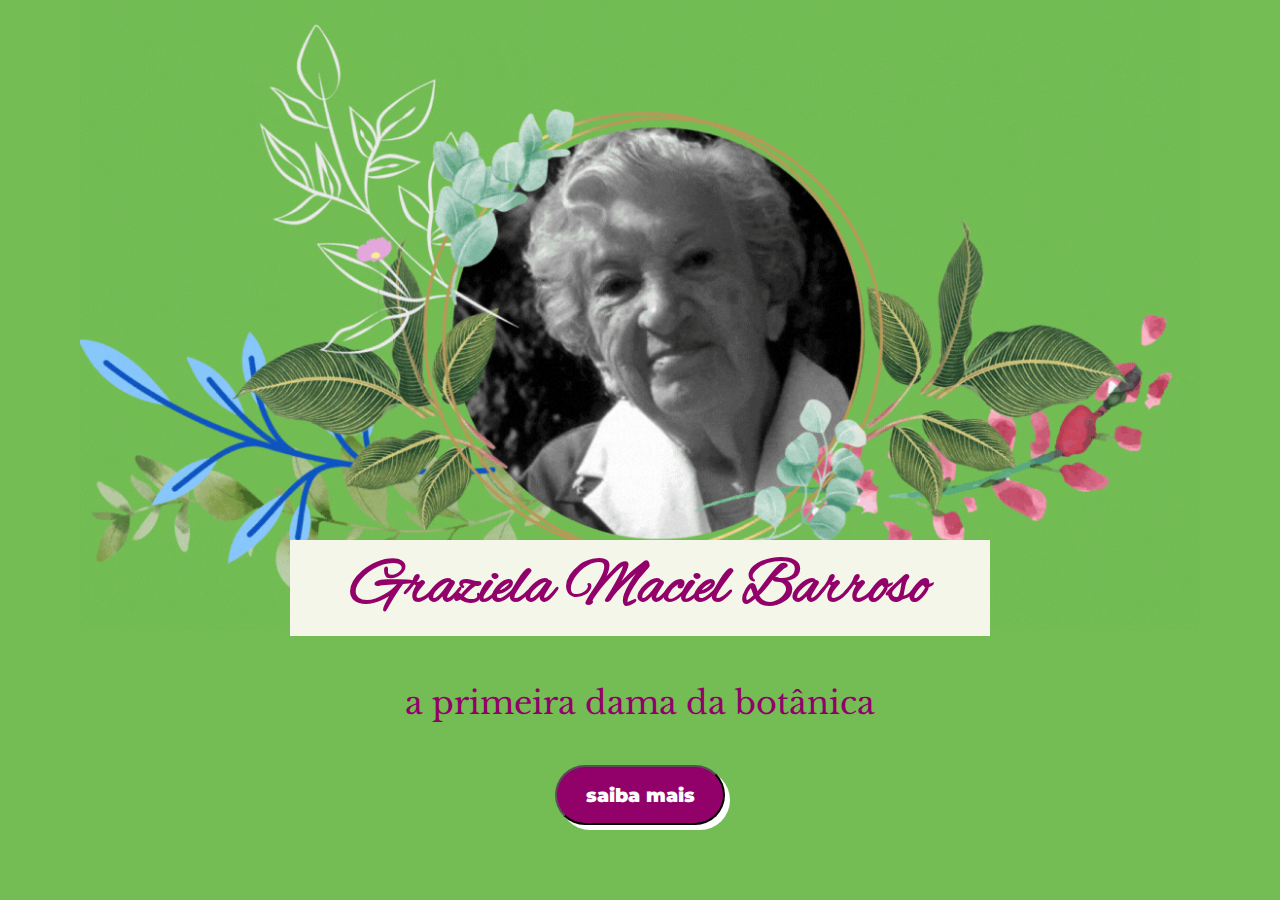
<file: index.html>
<!DOCTYPE html>
<html lang="pt-br">
    <head>
        <meta charset = "utf-8">
        <meta name="viewport" content="width-device-width, initial-scale=1.0">
        <meta name="author" content="Maria Eduarda Noia">
        <meta name="description" content="Biografia de Graziela Maciel Barroso"> 
        
        <link rel="stylesheet" href="https://necolas.github.io/normalize.css/8.0.1/normalize.css">
        <link rel="stylesheet" href="css/home.css">
        <link rel="preconnect" href="https://fonts.googleapis.com">
        <link rel="preconnect" href="https://fonts.gstatic.com" crossorigin>
        <link rel="preconnect" href="https://fonts.googleapis.com">
        <link rel="preconnect" href="https://fonts.gstatic.com" crossorigin>
        <link href="https://fonts.googleapis.com/css2?family=Alex+Brush&family=Allura&family=Damion&family=Josefin+Sans:wght@300;400&family=Josefin+Slab&family=Libre+Baskerville:wght@700&family=Montserrat:wght@200;400;500&family=Poppins:wght@200;400&family=Roboto+Slab:wght@400;600&display=swap" rel="stylesheet">
        <link rel="stylesheet" href="https://stackpath.bootstrapcdn.com/bootstrap/4.0.0/css/bootstrap.min.css">

        <title>Graziela Maciel Barroso - A primeira Dama da Botânica do Brasil</title>
        
    </head>
    <body class="body">

        <div class="container_total">
            <div class="container__imagem-perfil">
                <img class="imagem-perfil" src="imagens/perfil-verde.gif" alt="imagem animada de Graziela">
                <img class="imagem-perfil-menor" src="imagens/perfil-verde-menor.gif" alt="imagem animada de Graziela">
            </div>

            <div class="titulo">Graziela Maciel Barroso</div>
            
            
            <h2 class="resumo">a primeira dama da botânica</h2>
            
            <button class="botao"><a href="home.html"><p class="texto">
                    saiba mais
                </p></a>
                
            </button>
        </div>
    
    </body>

    <script src="js/script.js" type="text/javascript"></script>
</html>
</file>
<file: css/home.css>
.body{
    background-color: #73BD54;
    display: flex;
    align-items: center;
    justify-content: center;
    align-content: center;
    height: 100%;
    width: 100%;
    text-align: center;
    font-family: 'Montserrat', sans-serif;
    font-weight: 600;
}

.container__imagem-perfil{
    display: flex;
    /* border:1px solid red; */
    justify-content: center;
    align-items: center;
}

.imagem-perfil{
    /* border: 1px solid blue; */
    height: 70vh;
    display: flex;;
}

.imagem-perfil-menor{
    display:none;
}

.titulo{
    display: flex;
    /* border: 1px solid black; */
    background-color: #F4F6E9;
    font-family:'Alex Brush', cursive;
    font-size: 400%;
    font-weight: 600;
    align-items: center;
    justify-content: center;
    color: #920069;
    margin: 0 auto;
    width: 70%;
    max-width: 700px;
    z-index: 2;
    position: absolute;
    left: 0;
    right: 0;
    top: 60%;
}
.resumo{
    color:#920069;
    position: absolute;
    top: 76%;
    left: 0;
    right: 0;
    font-family: 'Libre Baskerville', serif;;
    font-weight: 200;
}
.botao{
    background-color: #920069;
    width: 170px;
    height: 60px;
    /* height: 30%; */
    border-radius:30px;
    position:absolute;
    top: 85%;
    left: 0px;
    right: 0px;
    margin: 0 auto;
    box-shadow: 5px 5px white;
    animation: animacao 0.9s infinite alternate;
    text-decoration: none;
}

.botao:hover{
    animation: none;
}

.botao:active{
    transform: translateX(5px) translateY(5px);
    box-shadow: none;
}

.botao .texto{
    text-align: center;
    justify-content: center;
    align-items: center;
    color:white;
    font-size: larger;
    font-weight: 1000;
    margin: 0 auto;
    text-decoration: none;
}

@keyframes animacao {
    0%{
        transform: translateX(0px) translateY(0px);
    }
    100%{
        transform: translateX(5px) translateY(5px);
        box-shadow: none;
    }
}

@media(max-width: 900px){
    .imagem-perfil{
        display: none;
    }
    .imagem-perfil-menor{
        display: flex;
        height: 50vh;
    }
    .titulo{
        display: flex;
        /* border: 1px solid black; */
        background-color: #F4F6E9;
        font-family:'Alex Brush', cursive;
        font-size: 280%;
        font-weight: 600;
        align-items: center;
        justify-content: center;
        color: #920069;
        margin: 0 auto;
        width: 70%;
        max-width: 700px;
        z-index: 2;
        position: absolute;
        left: 0;
        right: 0;
        padding: 0px 10px;
        top: 47%;
    }
    .resumo{
        color:#920069;
        position: absolute;
        top: 70%;
        left: 0;
        right: 0;
        font-size: 25px;
        font-weight: 200;
        padding: 0px 10px;
        flex-wrap: wrap;
    }
    .botao{
        top: 80%;
    }

    @media(max-width:400px){
        .resumo{
            display: none;
        }
    }
}
</file>
